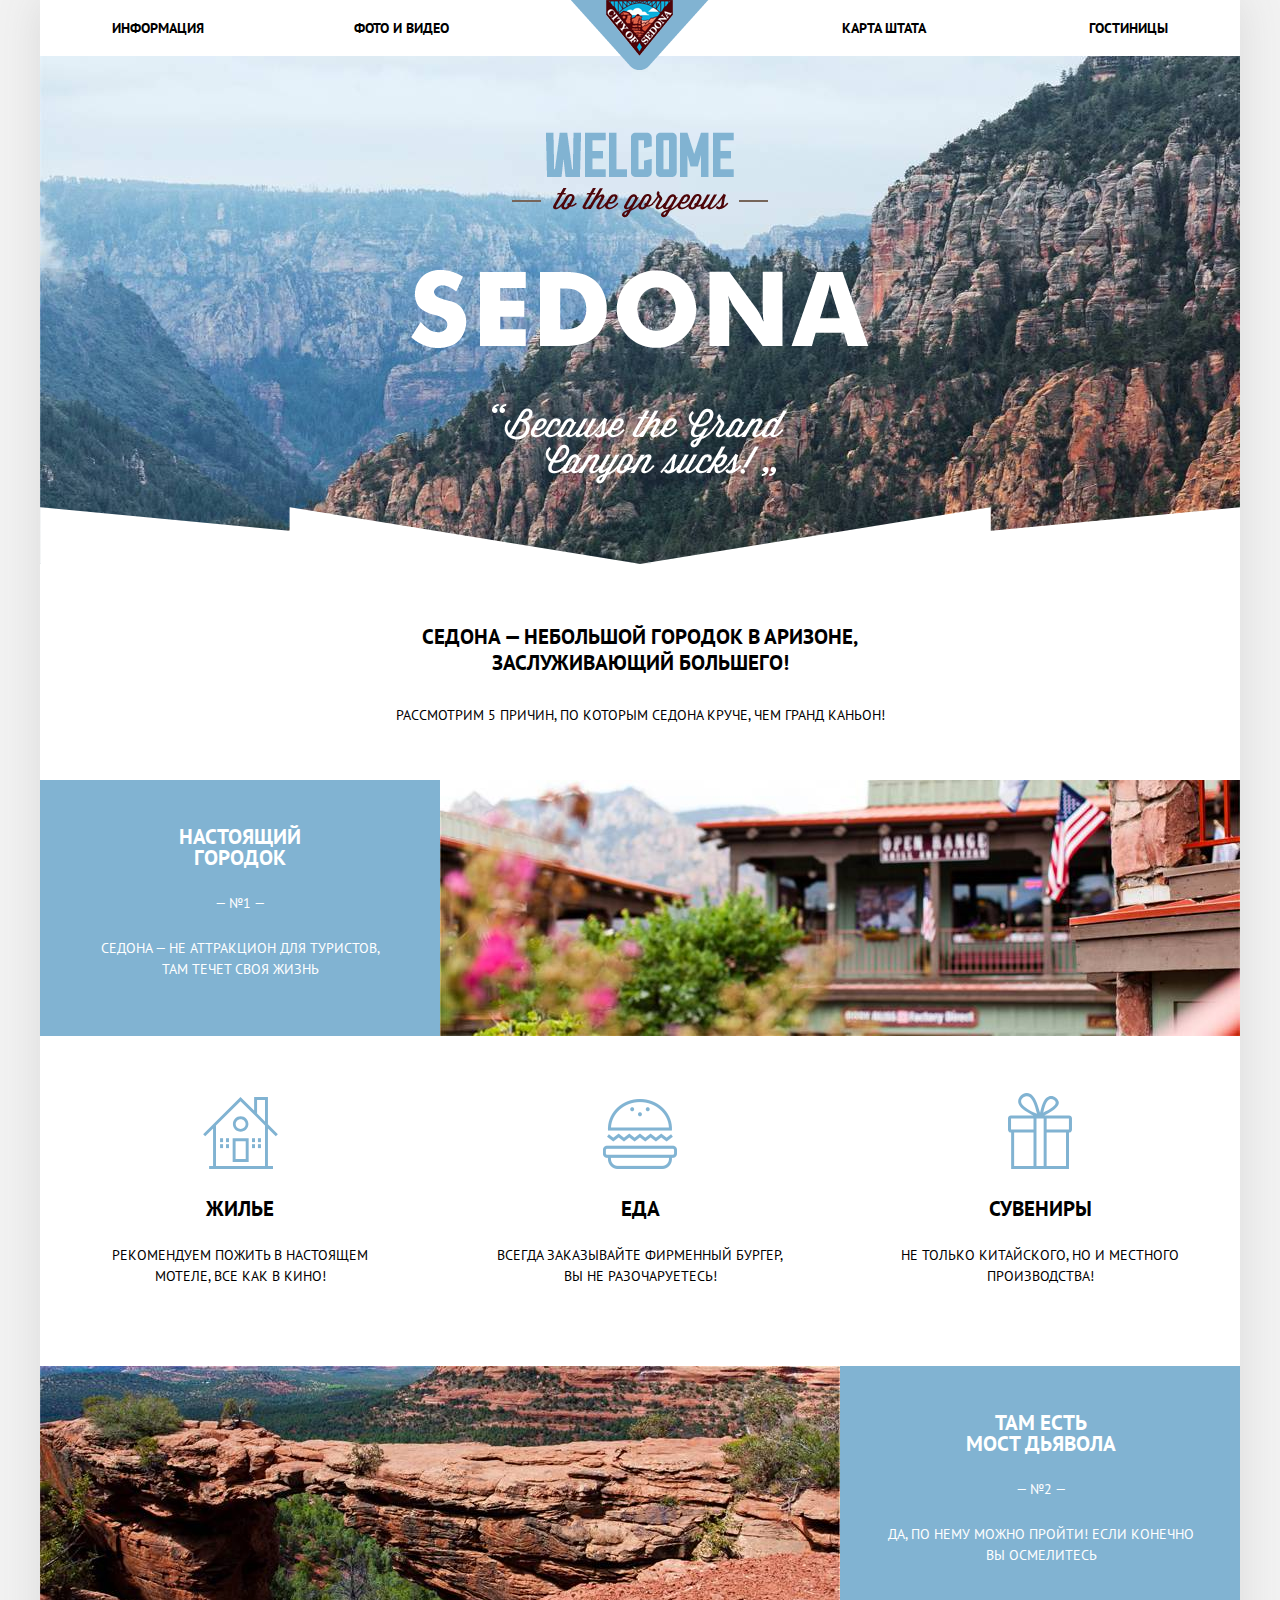
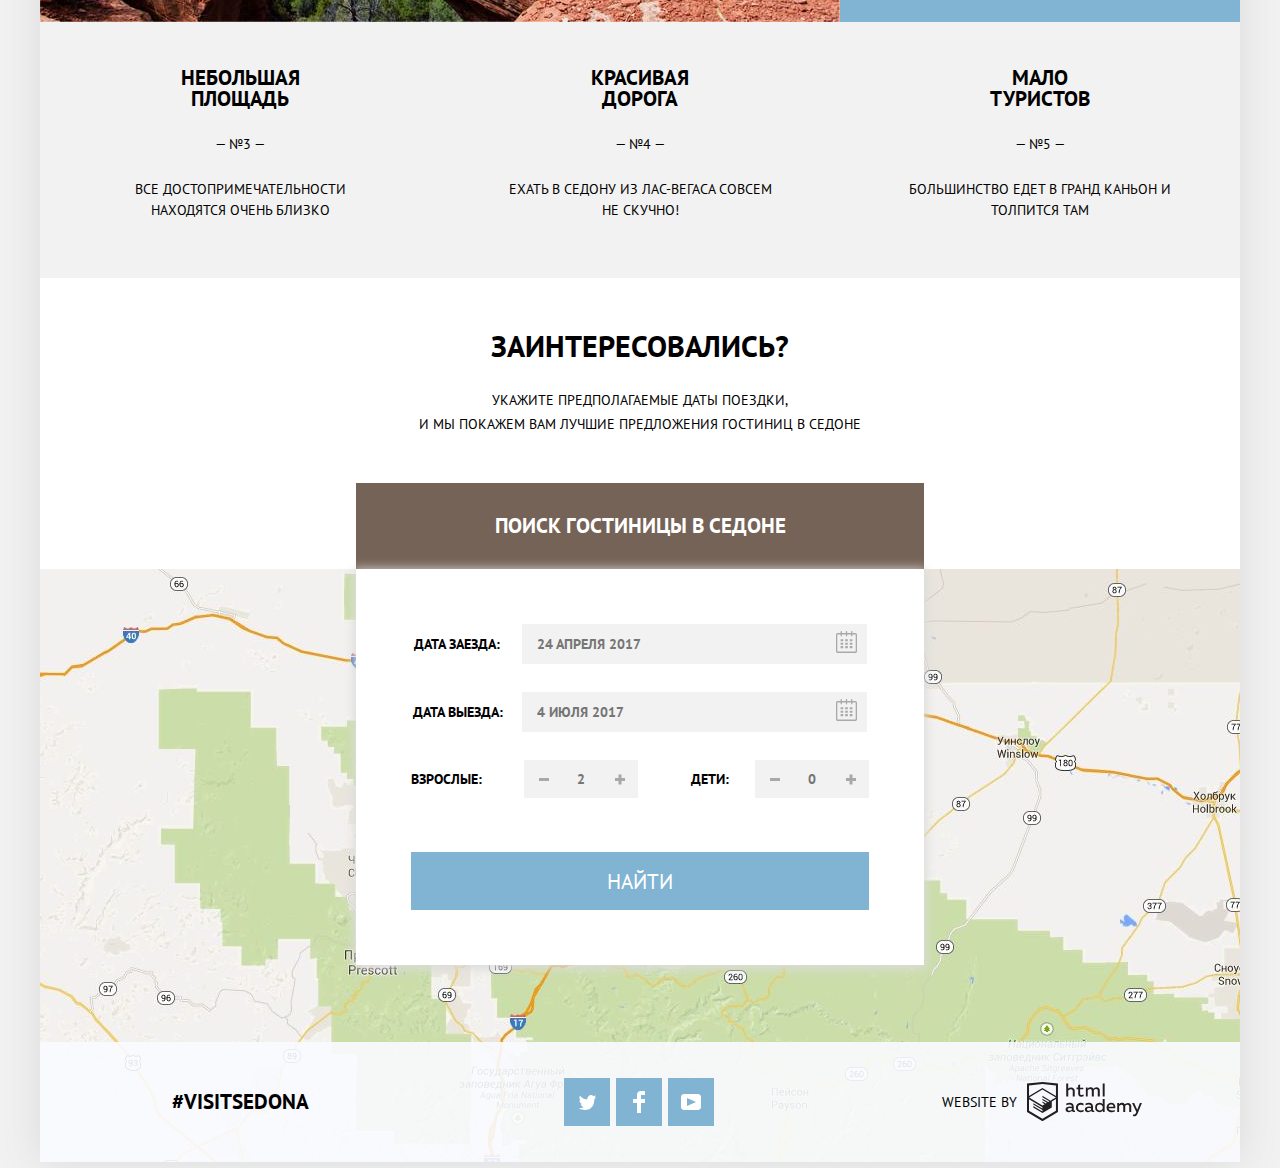
<file: index.html>
<!DOCTYPE html>
<html lang="ru">

<head>
  <meta charset="utf-8">
  <title>HTML Academy: Седона</title>
  <link href="https://fonts.googleapis.com/css?family=PT+Sans:400,700&amp;subset=cyrillic" rel="stylesheet">
  <link href="css/normalize.min.css" rel="stylesheet">
  <link href="css/style.min.css" rel="stylesheet">
</head>

<body>
  <div class="basic">
    <header class="main-header">
      <nav class="main-navigation">
        <a class="logo">
            <img src="img/logo.png" width="138" height="70" alt="Седона">
          </a>
        <ul class="site-navigation">
          <li><a href="#">ИНФОРМАЦИЯ</a></li>
          <li><a href="#">ФОТО И ВИДЕО</a></li>
          <li><a href="#">КАРТА ШТАТА</a></li>
          <li><a href="hotels.html">ГОСТИНИЦЫ</a></li>
        </ul>
      </nav>
    </header>

    <main class="conteiner">
      <div class="intro">
        <div class="intro-item">
          <img class="intro-item" src="img/sedona.png" width="458" height="352" alt="sedona">
        </div>
      </div>
      <section class="features">
        <div class="description">
          <h1>СЕДОНА — небольшой городок в АРИЗОНЕ, заслуживающий большего!</h1>
          <h2>Рассмотрим 5 причин, по которым Седона круче, чем гранд каньон!</h2>
        </div>

        <ul class="features-list">
          <li class="features-item-1">
            <div class="blue">
              <h3>НАСТОЯЩИЙ ГОРОДОК </h3>
              <span>— №1 —</span>
              <p class="one"> СЕДОНА — НЕ АТТРАКЦИОН ДЛЯ ТУРИСТОВ, ТАМ ТЕЧЕТ СВОЯ ЖИЗНЬ</p>
            </div>
            <div class="blue-img">
              <img src="img/features/city.jpg" width="800" height="256" alt="город Седона">
            </div>
          </li>
          <li class="features-item-2">
            <div class="icon">
              <svg version="1.1" id="Layer_1" xmlns="http://www.w3.org/2000/svg" xmlns:xlink="http://www.w3.org/1999/xlink" x="0px" y="0px" width="75px" height="72px" viewBox="0 0 75 72" enable-background="new 0 0 75 72" xml:space="preserve">
                 <g>
            	      <path fill="#81B3D2" d="M29.656,65.033h16V41.21h-16V65.033z M32.593,44.134h10.125V62.11H32.593V44.134z"/>
            	      <path fill="#81B3D2" d="M72.771,39.253l2.076-2.068l-9.908-9.865V0H51.127v13.567L37.5,0L0.152,37.185l2.077,2.068l7.832-7.795
            		      v37.618H6.124V72h63.875v-2.924h-5.059V31.458L72.771,39.253z M62.002,69.076H12.999V28.534L37.5,4.149l24.502,24.385V69.076z
            		      M62.002,24.394l-7.938-7.902V2.924h7.938V24.394z"/>
            	      <path fill="#81B3D2" d="M29.906,27.08c0,4.261,3.47,7.713,7.75,7.713c4.279,0,7.75-3.452,7.75-7.713
            		      c0-4.259-3.471-7.713-7.75-7.713C33.375,19.367,29.906,22.821,29.906,27.08z M37.656,22.135c2.744,0,4.969,2.214,4.969,4.945
            		      c0,2.732-2.225,4.948-4.969,4.948c-2.746,0-4.97-2.216-4.97-4.948C32.686,24.349,34.911,22.135,37.656,22.135z"/>
            	      <rect x="17.061" y="41.21" fill="#81B3D2" width="3" height="3.919"/>
            	      <rect x="22.999" y="41.21" fill="#81B3D2" width="3" height="3.919"/>
            	      <rect x="17.061" y="47.182" fill="#81B3D2" width="3" height="3.919"/>
            	      <rect x="22.999" y="47.182" fill="#81B3D2" width="3" height="3.919"/>
            	      <rect x="48.998" y="41.21" fill="#81B3D2" width="3" height="3.919"/>
            	      <rect x="54.936" y="41.21" fill="#81B3D2" width="3" height="3.919"/>
            	      <rect x="48.998" y="47.182" fill="#81B3D2" width="3" height="3.919"/>
            	      <rect x="54.936" y="47.182" fill="#81B3D2" width="3" height="3.919"/>
                 </g>
                </svg>
            </div>
            <h3>Жилье</h3>
            <p>Рекомендуем пожить в настоящем мотеле, все как в кино!</p>
          </li>
          <li class="features-item-2">
            <div class="icon">
              <svg xmlns="http://www.w3.org/2000/svg" xmlns:xlink="http://www.w3.org/1999/xlink" preserveAspectRatio="xMidYMid" width="74" height="70" viewBox="0 0 74 70">
                  <image xlink:href="[data-uri]" width="74" height="70"/>
                </svg>
            </div>
            <h3>ЕДА</h3>
            <p>Всегда заказывайте ФИРМЕННЫЙ БУРГЕР, Вы не разочаруетесь!</p>
          </li>
          <li class="features-item-2">
            <div class="icon">
              <svg version="1.1" id="Layer_2" xmlns="http://www.w3.org/2000/svg" xmlns:xlink="http://www.w3.org/1999/xlink" x="0px" y="0px" width="64px" height="76px" viewBox="0 0 64 76" enable-background="new 0 0 64 76" xml:space="preserve">
                 <path fill-rule="evenodd" clip-rule="evenodd" fill="#81B3D2" d="M61.097,22.501h-0.103H36.312
            	    C50.125,15.602,51.229,11.25,50.72,8.816c-1.162-3.963-5.692-7.023-10.002-5.407c-5.569,2.089-7.137,10.388-8.644,16.387
            	    C30.15,13.726,28.29,5.982,23.938,2.059c-1.261-1.138-3.095-2.264-5.763-2.028c-4.026,0.356-9.802,5.382-7.458,10.981
            	    c2.251,5.378,9.687,8.777,14.578,11.489H3.153H2.879C1.295,22.501,0,23.792,0,25.37v11.322c0,1.578,1.295,2.869,2.879,2.869h0.274
            	    v33.466v2.435V76h57.841v-0.539v-2.435V39.561h0.103c1.586,0,2.88-1.291,2.88-2.869V25.37
            	    C63.977,23.792,62.683,22.501,61.097,22.501z M42.413,5.944c2.103-0.31,4.982,1.299,5.255,3.209c0.393,2.756-3.4,5.255-5.086,6.421
            	    c-2.523,1.744-4.928,2.643-7.287,4.055C36.179,15.939,37.844,6.618,42.413,5.944z M19.531,15.912
            	    c-2.225-1.485-6.544-4.431-6.44-7.771c0.112-3.595,5.743-6.57,8.814-3.886c3.856,3.371,5.713,11.105,7.119,16.557
            	    C25.775,19.273,22.696,18.024,19.531,15.912z M25.503,73.026H6.136V39.561h19.368V73.026z M25.503,36.524H3.046V25.538h22.457
            	    V36.524z M35.66,36.524v3.037v33.466h-7.174V39.561v-3.037V25.538h7.174V36.524z M58.011,73.026H38.644V39.561h19.367V73.026z
            	    M60.931,36.524H38.644V25.538h22.287V36.524z"/>
                </svg>
            </div>
            <h3>СУВЕНИРЫ</h3>
            <p>Не только китайского, но и местного производства!</p>
          </li>
          <li class="features-item-1">
            <div class="blue-img">
              <img src="img/features/bridge-devil.jpg" width="800" height="256" alt="мост Дьявола">
            </div>
            <div class="blue">
              <h3>ТАМ ЕСТЬ<br>Мост дьявола</h3>
              <span>— №2 —</span>
              <p class="two">Да, по нему можно пройти! Если конечно вы осмелитесь</p>
            </div>
          </li>
          <li class="features-item">
            <h3>НЕБОЛЬШАЯ ПЛОЩАДЬ</h3>
            <span>— №3 —</span>
            <p>Все достопримечательности находятся очень близко</p>
          </li>
          <li class="features-item">
            <h3>КРАСИВАЯ ДОРОГА</h3>
            <span>— №4 —</span>
            <p>ЕХАТЬ В СЕДОНУ ИЗ ЛАС-ВЕГАСА совсем НЕ СКУЧНО!</p>
          </li>
          <li class="features-item">
            <h3>МАЛО ТУРИСТОВ</h3>
            <span>— №5 —</span>
            <p>Большинство едет в гранд каньон и толпится там</p>
          </li>
        </ul>
      </section>

      <section class="search">
        <div class="search-button">
          <h2 class="visually-hidden">Поиск гостиниц в Седоне</h2>
          <p class="interest">ЗАИНТЕРЕСОВАЛИСЬ?</p>
          <p class="search-data">Укажите предполагаемые даты поездки,<br> и мы покажем вам лучшие предложения гостиниц в седоне</p>
          <button class="button">ПОИСК ГОСТИНИЦЫ В седоне </button>
        </div>
        <div class="modal">
          <form action="https://echo.htmlacademy.ru" method="get">
            <div class="arrival">
              <label> Дата заезда:
                <input class="date" type="text" name="arrival" placeholder="24 Апреля 2017">
                <svg xmlns="http://www.w3.org/2000/svg" width="21" height="22" viewBox="0 0 21 22"><path d="M19.251 2.025h-2.845V.648c0-.381-.294-.689-.656-.689-.363 0-.656.308-.656.689v1.377h-3.938V.648c0-.381-.294-.689-.655-.689-.363 0-.657.308-.657.689v1.377H5.906V.648c0-.381-.294-.689-.656-.689-.363 0-.657.308-.657.689v1.377H1.75C.784 2.025 0 2.847 0 3.862v16.302C0 21.179.784 22 1.75 22h17.501c.966 0 1.749-.821 1.749-1.836V3.862c0-1.015-.783-1.837-1.749-1.837zm.437 18.139a.448.448 0 0 1-.437.459H1.75a.45.45 0 0 1-.438-.459V3.862a.45.45 0 0 1 .438-.459h2.844v1.378c0 .381.294.689.657.689.362 0 .656-.308.656-.689V3.403h3.938v1.378c0 .381.294.689.657.689.361 0 .655-.308.655-.689V3.403h3.938v1.378c0 .381.293.689.656.689.362 0 .656-.308.656-.689V3.403h2.845c.241 0 .437.206.437.459v16.302z"/><path d="M4.594 8.225h2.625v2.066H4.594zM4.594 11.668h2.625v2.067H4.594zM4.594 15.112h2.625v2.066H4.594zM9.188 15.112h2.625v2.066H9.188zM9.188 11.668h2.625v2.067H9.188zM9.188 8.225h2.625v2.066H9.188zM13.781 15.112h2.625v2.066h-2.625zM13.781 11.668h2.625v2.067h-2.625zM13.781 8.225h2.625v2.066h-2.625z"/>
                </svg>
              </label>
            </div>
            <div class="leave">
              <label> Дата Выезда:
                <input class="date" type="text" name="leave" placeholder="4 июля 2017">
                <svg xmlns="http://www.w3.org/2000/svg" width="21" height="22" viewBox="0 0 21 22"><path d="M19.251 2.025h-2.845V.648c0-.381-.294-.689-.656-.689-.363 0-.656.308-.656.689v1.377h-3.938V.648c0-.381-.294-.689-.655-.689-.363 0-.657.308-.657.689v1.377H5.906V.648c0-.381-.294-.689-.656-.689-.363 0-.657.308-.657.689v1.377H1.75C.784 2.025 0 2.847 0 3.862v16.302C0 21.179.784 22 1.75 22h17.501c.966 0 1.749-.821 1.749-1.836V3.862c0-1.015-.783-1.837-1.749-1.837zm.437 18.139a.448.448 0 0 1-.437.459H1.75a.45.45 0 0 1-.438-.459V3.862a.45.45 0 0 1 .438-.459h2.844v1.378c0 .381.294.689.657.689.362 0 .656-.308.656-.689V3.403h3.938v1.378c0 .381.294.689.657.689.361 0 .655-.308.655-.689V3.403h3.938v1.378c0 .381.293.689.656.689.362 0 .656-.308.656-.689V3.403h2.845c.241 0 .437.206.437.459v16.302z"/><path d="M4.594 8.225h2.625v2.066H4.594zM4.594 11.668h2.625v2.067H4.594zM4.594 15.112h2.625v2.066H4.594zM9.188 15.112h2.625v2.066H9.188zM9.188 11.668h2.625v2.067H9.188zM9.188 8.225h2.625v2.066H9.188zM13.781 15.112h2.625v2.066h-2.625zM13.781 11.668h2.625v2.067h-2.625zM13.781 8.225h2.625v2.066h-2.625z"/>
                </svg>
              </label>
            </div>
            <div class="count">
              <div class="count-adult">
                <label for="adult">Взрослые:</label>
                <button type="button" class="btn btn-minus">минус</button>
                <input class="output" id="adult" type="text" name="number" placeholder="2">
                <button type="button" class="btn btn-plus">плюс</button>
              </div>
              <div class="count-children">
                <label for="children">Дети:</label>
                <button type="button" class="btn btn-minus">минус</button>
                <input class="output" id="children" type="text" name="number" placeholder="0">
                <button type="button" class="btn btn-plus">плюс</button>
              </div>
            </div>
            <button class="modal-button" value="Найти" name="search">НАЙТИ</button>
          </form>
        </div>
        <div class="map">
          <iframe src="https://www.google.com/maps/embed?pb=!1m14!1m8!1m3!1d838524.4093401103!2d-112.16609817718545!3d34.818871934799816!3m2!1i1024!2i768!4f13.1!3m3!1m2!1s0x872da132f942b00d%3A0x5548c523fa6c8efd!2z0KHQtdC00L7QvdCwLCDQkNGA0LjQt9C-0L3QsCA4NjMzNiwg0KHQqNCQ!5e0!3m2!1sru!2sru!4v1512679099187"
            width="1200" height="593" allowfullscreen>
              </iframe>
        </div>
      </section>
    </main>

    <footer class="footer-opacity main-footer">
      <div class="footer-hashtag">
        #visitSEDONA
      </div>

      <div class="footer-social">
        <ul>
          <li><a class="social-button" href="#">
              <span class="visually-hidden">Twitter</span>
              <svg xmlns="http://www.w3.org/2000/svg" xmlns:xlink="http://www.w3.org/1999/xlink" width="17" height="15" viewBox="0 0 17 15"><path d="M10.95.144c1.685-.496 2.984.27 3.577 1.179.673-.231 1.331-.481 2.011-.708a2.345 2.345 0 0 1-.857 1.768c.685.17 1.304-.491 1.304-.491-.169 1-1.006 1.788-1.563 2.024-.231 6.75-3.175 11.217-10.077 11.082h-.446c-.41 0-4.164-.46-4.898-1.887 2.271.196 3.893-.422 4.693-1.177-.96-.3-2.679-.477-2.979-2.95.349.106.564.228 1.19.119C1.705 8.247.374 7.53.448 5.33c.285.328 1.067.536 1.34.472C1.085 5.561-.182 2.442.894.85c1.818 1.854 3.735 3.606 7.152 3.773C8.254 2.33 9.183.793 10.95.144z"/>
              </svg>
            </a></li>
          <li><a class="social-button" href="#">
              <span class="visually-hidden">facebook</span>
              <svg xmlns="http://www.w3.org/2000/svg" width="12" height="22" viewBox="0 0 12 22"><path  d="M12 4V0H8a4 4 0 0 0-4 4v4H0v4h4v10h4V12h4V8H8V4h4z"/>
              </svg>
            </a></li>
          <li><a class="social-button" href="#">
              <span class="visually-hidden">youtube</span>
                <svg xmlns="http://www.w3.org/2000/svg" xmlns:xlink="http://www.w3.org/1999/xlink" width="20" height="16" viewBox="0 0 20 16"><path d="M17 0H3C1.35 0 0 1.35 0 3v10c0 1.65 1.35 3 3 3h14c1.65 0 3-1.35 3-3V3c0-1.65-1.35-3-3-3zM6.027 11.998V4.002L15.014 8l-8.987 3.998z"/>
                </svg>
            </a></li>
        </ul>
      </div>

      <div class="footer-copyright">
        <p>website by
          <a class="logo-html" href="https://htmlacademy.ru/intensive/htmlcss">
            <span class="visually-hidden">Логотип HTMLAcademy</span>
            <svg id="Layer_6" data-name="Layer_6" xmlns="http://www.w3.org/2000/svg" viewBox="0 0 108.08 36.85"><title>logo htmlacademy</title><path d="M44.61,26.88a2,2,0,0,0,.55-0.1v1.33a3.25,3.25,0,0,1-1.18.21,1.67,1.67,0,0,1-1.67-1,4.84,4.84,0,0,1-3.14,1.08c-1.51,0-2.91-.83-2.91-2.55,0-2.13,2-2.79,3.71-2.79a11.08,11.08,0,0,1,2.17.25v-0.3c0-1-.76-1.77-2.19-1.77a7.42,7.42,0,0,0-3,.64v-1.7a10.21,10.21,0,0,1,3.19-.55c2.36,0,3.81,1.12,3.81,3.65v3a0.54,0.54,0,0,0,.49.59h0.17Zm-6.44-1.13A1.35,1.35,0,0,0,39.63,27h0.11a3.39,3.39,0,0,0,2.41-1V24.58a9.72,9.72,0,0,0-1.81-.21c-1,0-2.16.33-2.16,1.38h0Zm12.36-6.11a5,5,0,0,1,2.57.64V22a4.08,4.08,0,0,0-2.3-.7,2.75,2.75,0,1,0,0,5.49,5,5,0,0,0,2.43-.64v1.71a6.27,6.27,0,0,1-2.76.57A4.21,4.21,0,0,1,46,24.51q0-.21,0-0.41a4.32,4.32,0,0,1,4.18-4.46h0.38Zm12.17,7.24a2,2,0,0,0,.55-0.1v1.33a3.25,3.25,0,0,1-1.18.21,1.67,1.67,0,0,1-1.67-1,4.84,4.84,0,0,1-3.14,1.08c-1.51,0-2.91-.83-2.91-2.55,0-2.13,2-2.79,3.71-2.79a11.08,11.08,0,0,1,2.17.25v-0.3c0-1-.76-1.77-2.19-1.77a7.42,7.42,0,0,0-3,.64v-1.7a10.21,10.21,0,0,1,3.19-.55c2.36,0,3.81,1.12,3.81,3.65v3a0.54,0.54,0,0,0,.49.59h0.17Zm-6.44-1.13A1.35,1.35,0,0,0,57.73,27h0.11a3.39,3.39,0,0,0,2.41-1V24.58a9.72,9.72,0,0,0-1.81-.21c-1.06,0-2.16.33-2.16,1.38h0ZM73,16V28.2H71.35V26.88a3.88,3.88,0,0,1-3.19,1.54,4.4,4.4,0,0,1,0-8.78,3.81,3.81,0,0,1,3,1.3V16H73Zm-4.53,5.22a2.76,2.76,0,1,0,0,5.52A2.86,2.86,0,0,0,71.15,25V23A2.91,2.91,0,0,0,68.49,21.27ZM79,19.64c3.31,0,4.46,2.68,3.92,5.09H76.7c0.21,1.5,1.67,2.11,3.19,2.11a6.11,6.11,0,0,0,2.64-.59v1.6a7.14,7.14,0,0,1-3,.57C77,28.42,74.78,27,74.78,24a4.18,4.18,0,0,1,4-4.39H79Zm0.09,1.54a2.28,2.28,0,0,0-2.44,2.1v0.06H81.3A2,2,0,0,0,79.13,21.18Zm5.73,7V19.87h1.65v1a3.81,3.81,0,0,1,2.78-1.27A2.86,2.86,0,0,1,91.89,21a4.12,4.12,0,0,1,2.91-1.33A3.06,3.06,0,0,1,98,23V28.2h-1.9V23.05a1.59,1.59,0,0,0-1.42-1.75H94.42a2.8,2.8,0,0,0-2.07,1.12V28.2h-1.9V23.05A1.59,1.59,0,0,0,89,21.31H88.8a3,3,0,0,0-2.21,1.29v5.63H84.86Zm21.31-8.33h1.9l-3.91,9.46c-0.9,2.17-2.09,2.86-3.35,2.86a4.76,4.76,0,0,1-1.1-.14V30.46a2.86,2.86,0,0,0,.85.12c0.9,0,1.58-.64,2.07-1.9l0.17-.42-4-8.4h2l2.86,6.29ZM38.73,1.46V6.22a3.81,3.81,0,0,1,2.7-1.14,3.25,3.25,0,0,1,3.44,3.4v5.15H43V8.72a1.81,1.81,0,0,0-1.61-2h-0.3a2.93,2.93,0,0,0-2.32,1.39v5.52h-1.9V1.46h1.9ZM49.94,2.31v3h3V6.91h-3v3.81c0,1.1.5,1.46,1.58,1.46a4.49,4.49,0,0,0,1.69-.33v1.6A6.8,6.8,0,0,1,51,13.8a2.55,2.55,0,0,1-2.86-2.74V6.89H46.58V5.26h1.5V2.74Zm5.4,11.31V5.28H57v1A3.81,3.81,0,0,1,59.77,5a2.86,2.86,0,0,1,2.6,1.33A4.12,4.12,0,0,1,65.28,5,3.06,3.06,0,0,1,68.44,8.4v5.21h-1.9V8.46a1.59,1.59,0,0,0-1.42-1.75H64.89a2.8,2.8,0,0,0-2.07,1.12v5.78h-1.9V8.46A1.59,1.59,0,0,0,59.5,6.71H59.27A3,3,0,0,0,57.06,8v5.63H55.34ZM71.17,1.45H73V13.6H71.17V1.45ZM14.71,0H14.55L0,1.54V28.21l14.55,8.66,14.55-8.66V1.54Zm12.5,27.1L14.55,34.64,1.9,27.12V16.18l12.59,7.5V25L5.86,19.9v1.31l8.68,5.21v1.39L5.87,22.65V24l8.68,5.21,8.75-5.24V18.31L27.2,16V27.12Zm0-12.53-3.48,2-1.6,1L14.51,13v1.31L21,18.23H21l-0.14.09-1,.54-5.37-3.2V17l4.24,2.52-1,.67-3.2-1.9v1.31l2.1,1.24L14.5,22.1,2,14.65,14.51,7.11Zm0-1.32L14.49,5.76,1.91,13.25v-10L14.56,1.92,27.21,3.25v10h0Z" transform="translate(0 -0.02)"/>
            </svg>
            </a>
        </p>
      </div>
    </footer>
  </div>
  <script src="js/script.min.js"></script>
</body>

</html>
</file>
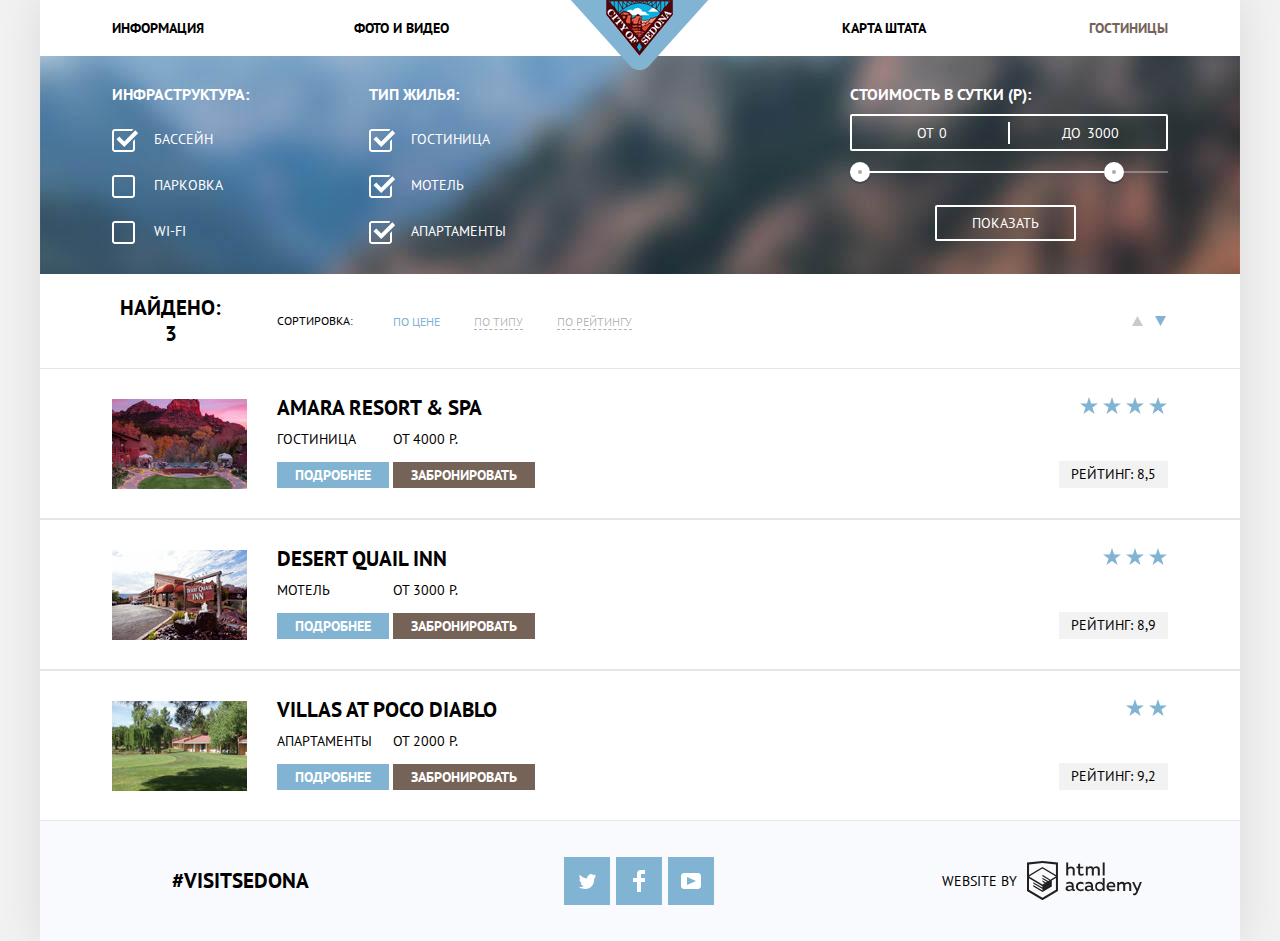
<file: hotels.html>
<!DOCTYPE html>
<html lang="ru">

<head>
  <meta charset="utf-8">
  <title>HTML Academy: Седона</title>
  <link href="https://fonts.googleapis.com/css?family=PT+Sans:400,700&amp;subset=cyrillic" rel="stylesheet">
  <link href="css/normalize.min.css" rel="stylesheet">
  <link href="css/style.min.css" rel="stylesheet">
</head>

<body>
  <div class="basic">
    <header class="main-header">
      <nav class="main-navigation">
        <a href="index.html" class="logo">
            <img src="img/logo.png" width="138" height="70" alt="Седона">
          </a>
        <ul class="site-navigation">
          <li><a href="#">ИНФОРМАЦИЯ</a></li>
          <li><a href="#">ФОТО И ВИДЕО</a></li>
          <li><a href="#">КАРТА ШТАТА</a></li>
          <li><a class="active" href="hotels.html">ГОСТИНИЦЫ</a></li>
        </ul>
      </nav>
    </header>
    <main class="conteine">
      <h1 class="visually-hidden">Отели Седоны</h1>

      <section class="filters">
        <h2 class="visually-hidden">Фильтр отелей</h2>
        <form class="filters-box" action="https://echo.htmlacademy.ru" method="get">
          <div class="filters-item">
            <h3>ИНФРАСТРУКТУРА:</h3>
            <ul>
              <li>
                <input type="checkbox" class="checkbox" id="pool" checked>
                <label for="pool">БАССЕЙН</label>
              </li>
              <li>
                <input type="checkbox" class="checkbox" id="parking">
                <label for="parking">ПАРКОВКА</label>
              </li>
              <li>
                <input type="checkbox" class="checkbox" id="wifi">
                <label for="wifi">Wi-Fi</label>
              </li>
            </ul>
          </div>
          <div class="filters-item">
            <h3>Тип жилья:</h3>
            <ul>
              <li>
                <input type="checkbox" class="checkbox" checked id="hotel">
                <label for="hotel">Гостиница</label>
              </li>
              <li>
                <input type="checkbox" class="checkbox" checked id="motel">
                <label for="motel">МОТЕЛЬ</label>
              </li>
              <li>
                <input type="checkbox" class="checkbox" checked id="apart">
                <label for="apart">АПАРТАМЕНТЫ</label>
              </li>
            </ul>
          </div>
          <div class="filter-range">
            <div class="filter-range-title">Стоимость в сутки (Р):</div>
            <div class="price-controls">
              <label class="min-price">от <input type="text" name="min-price" value="0"></label>
              <label class="max-price">до <input type="text" name="max-price" value="3000"></label>
            </div>
            <div class="range-controls">
              <div class="scale">
                <div class="bar"></div>
              </div>
              <div class="range-toggle range-toggle-min"></div>
              <div class="range-toggle range-toggle-max"></div>
            </div>
            <button class="btn-transparent" type="submit">Показать</button>
          </div>
        </form>
      </section>
      <div class="sort">
        <p class="number">Найдено: 3</p>
        <span class="sort-type">СОРТИРОВКА:</span>
        <ul>
          <li><a class="sort-active option" href="#">ПО ЦЕНЕ</a></li>
          <li><a class="option" href="#">ПО ТИПУ</a></li>
          <li><a class="option" href="#">ПО РЕЙТИНГУ</a></li>
        </ul>
        <a href="#" class="up">по возрастанию<svg xmlns="http://www.w3.org/2000/svg" width="11" height="10" viewBox="0 0 11 10"><path d="M5.5 0L0 10h11z"/></svg></a>
        <a href="#" class="down">по убыванию<svg xmlns="http://www.w3.org/2000/svg" width="11" height="10" viewBox="0 0 11 10"><path d="M5.5 10L0 0h11"/></svg></a>
      </div>

      <div class="hotels">
        <div class="itempicture">
          <img src="img/hotels/amara_resort_spa.jpg" width="135" height="90" alt="Amara Resort & Spa">
        </div>
        <div class="hotel">
          <h3>Amara Resort & Spa</h3>
          <div class="readmore">
            Гостиница
          </div>
          <div class="booking">
            ОТ 4000 Р.
          </div>
          <div class="readmore">
            <a class="readmore-button" href="#">ПОДРОБНЕЕ</a>
          </div>
          <div class="booking">
            <a class="booking-button" href="#">ЗАБРОНИРОВАТЬ</a>
          </div>
        </div>
        <div class="rating">
          <div class="star">
            <span class="starfull">Звезда
              <svg version="1.1" id="star_1" xmlns="http://www.w3.org/2000/svg" xmlns:xlink="http://www.w3.org/1999/xlink" x="0px" y="0px"
                 width="18px" height="17px" viewBox="0 0 18 17" enable-background="new 0 0 18 17" xml:space="preserve">
              <polygon fill="#81B3D2" points="9.002,0 11.128,6.494 18.005,6.494 12.441,10.506 14.566,17 9.002,12.987 3.438,17 5.564,10.506
                0,6.494 6.878,6.494 "/>
              </svg>
            </span>
            <span class="starfull">Звезда
              <svg version="1.1" id="star_2" xmlns="http://www.w3.org/2000/svg" xmlns:xlink="http://www.w3.org/1999/xlink" x="0px" y="0px"
              	 width="18px" height="17px" viewBox="0 0 18 17" enable-background="new 0 0 18 17" xml:space="preserve">
              <polygon fill="#81B3D2" points="9.002,0 11.128,6.494 18.005,6.494 12.441,10.506 14.566,17 9.002,12.987 3.438,17 5.564,10.506
              	0,6.494 6.878,6.494 "/>
              </svg>
            </span>
            <span class="starfull">Звезда
              <svg version="1.1" id="star_3" xmlns="http://www.w3.org/2000/svg" xmlns:xlink="http://www.w3.org/1999/xlink" x="0px" y="0px"
              	 width="18px" height="17px" viewBox="0 0 18 17" enable-background="new 0 0 18 17" xml:space="preserve">
              <polygon fill="#81B3D2" points="9.002,0 11.128,6.494 18.005,6.494 12.441,10.506 14.566,17 9.002,12.987 3.438,17 5.564,10.506
              	0,6.494 6.878,6.494 "/>
              </svg>
            </span>
            <span class="starfull">Звезда
              <svg version="1.1" id="star_4" xmlns="http://www.w3.org/2000/svg" xmlns:xlink="http://www.w3.org/1999/xlink" x="0px" y="0px"
              	 width="18px" height="17px" viewBox="0 0 18 17" enable-background="new 0 0 18 17" xml:space="preserve">
              <polygon fill="#81B3D2" points="9.002,0 11.128,6.494 18.005,6.494 12.441,10.506 14.566,17 9.002,12.987 3.438,17 5.564,10.506
              	0,6.494 6.878,6.494 "/>
              </svg>
            </span>
          </div>
          <p>Рейтинг: 8,5</p>
        </div>
      </div>

      <div class="hotels">
        <div class="itempicture">
          <img src="img/hotels/desert_quail_inn.jpg" width="135" height="90" alt="Desert Quail Inn">
        </div>
        <div class="hotel">
          <h3>Desert Quail Inn</h3>
          <div class="readmore">
            Мотель
          </div>
          <div class="booking">
            ОТ 3000 Р.
          </div>
          <div class="readmore">
            <a class="readmore-button" href="#">ПОДРОБНЕЕ</a>
          </div>
          <div class="booking">
            <a class="booking-button" href="#">ЗАБРОНИРОВАТЬ</a>
          </div>
        </div>
        <div class="rating">
          <div class="star">
            <span class="starfull">Звезда
              <svg version="1.1" id="star_5" xmlns="http://www.w3.org/2000/svg" xmlns:xlink="http://www.w3.org/1999/xlink" x="0px" y="0px"
              	 width="18px" height="17px" viewBox="0 0 18 17" enable-background="new 0 0 18 17" xml:space="preserve">
              <polygon fill="#81B3D2" points="9.002,0 11.128,6.494 18.005,6.494 12.441,10.506 14.566,17 9.002,12.987 3.438,17 5.564,10.506
              	0,6.494 6.878,6.494 "/>
              </svg>
            </span>
            <span class="starfull">Звезда
              <svg version="1.1" id="star_6" xmlns="http://www.w3.org/2000/svg" xmlns:xlink="http://www.w3.org/1999/xlink" x="0px" y="0px"
              	 width="18px" height="17px" viewBox="0 0 18 17" enable-background="new 0 0 18 17" xml:space="preserve">
              <polygon fill="#81B3D2" points="9.002,0 11.128,6.494 18.005,6.494 12.441,10.506 14.566,17 9.002,12.987 3.438,17 5.564,10.506
              	0,6.494 6.878,6.494 "/>
              </svg>
            </span>
            <span class="starfull">Звезда
              <svg version="1.1" id="star_7" xmlns="http://www.w3.org/2000/svg" xmlns:xlink="http://www.w3.org/1999/xlink" x="0px" y="0px"
              	 width="18px" height="17px" viewBox="0 0 18 17" enable-background="new 0 0 18 17" xml:space="preserve">
              <polygon fill="#81B3D2" points="9.002,0 11.128,6.494 18.005,6.494 12.441,10.506 14.566,17 9.002,12.987 3.438,17 5.564,10.506
              	0,6.494 6.878,6.494 "/>
              </svg>
            </span>
          </div>
          <p>Рейтинг: 8,9</p>
        </div>
      </div>

      <div class="hotels">
        <div class="itempicture">
          <img src="img/hotels/villas_at_poco_diablo.jpg" width="135" height="90" alt="Villas at Poco Diablo">
        </div>
        <div class="hotel">
          <h3>Villas at Poco Diablo</h3>
          <div class="readmore">
            Апартаменты
          </div>
          <div class="booking">
            ОТ 2000 Р.
          </div>
          <div class="readmore">
            <a class="readmore-button" href="#">ПОДРОБНЕЕ</a>
          </div>
          <div class="booking">
            <a class="booking-button" href="#">ЗАБРОНИРОВАТЬ</a>
          </div>
        </div>
        <div class="rating">
          <div class="star">
            <span class="starfull"> Звезда
              <svg version="1.1" id="star_8" xmlns="http://www.w3.org/2000/svg" xmlns:xlink="http://www.w3.org/1999/xlink" x="0px" y="0px"
              	 width="18px" height="17px" viewBox="0 0 18 17" enable-background="new 0 0 18 17" xml:space="preserve">
              <polygon fill="#81B3D2" points="9.002,0 11.128,6.494 18.005,6.494 12.441,10.506 14.566,17 9.002,12.987 3.438,17 5.564,10.506
              	0,6.494 6.878,6.494 "/>
              </svg>
            </span>
            <span class="starfull"> Звезда
              <svg version="1.1" id="star_9" xmlns="http://www.w3.org/2000/svg" xmlns:xlink="http://www.w3.org/1999/xlink" x="0px" y="0px"
              	 width="18px" height="17px" viewBox="0 0 18 17" enable-background="new 0 0 18 17" xml:space="preserve">
              <polygon fill="#81B3D2" points="9.002,0 11.128,6.494 18.005,6.494 12.441,10.506 14.566,17 9.002,12.987 3.438,17 5.564,10.506
              	0,6.494 6.878,6.494 "/>
              </svg>
            </span>
          </div>
          <p>Рейтинг: 9,2</p>
        </div>
      </div>
    </main>

    <footer class="main-footer">
      <div class="footer-hashtag">
        #visitSEDONA
      </div>

      <div class="footer-social">
        <ul>
          <li><a class="social-button" href="#">
            <span class="visually-hidden">Twitter</span>
            <svg xmlns="http://www.w3.org/2000/svg" xmlns:xlink="http://www.w3.org/1999/xlink" width="17" height="15" viewBox="0 0 17 15"><path d="M10.95.144c1.685-.496 2.984.27 3.577 1.179.673-.231 1.331-.481 2.011-.708a2.345 2.345 0 0 1-.857 1.768c.685.17 1.304-.491 1.304-.491-.169 1-1.006 1.788-1.563 2.024-.231 6.75-3.175 11.217-10.077 11.082h-.446c-.41 0-4.164-.46-4.898-1.887 2.271.196 3.893-.422 4.693-1.177-.96-.3-2.679-.477-2.979-2.95.349.106.564.228 1.19.119C1.705 8.247.374 7.53.448 5.33c.285.328 1.067.536 1.34.472C1.085 5.561-.182 2.442.894.85c1.818 1.854 3.735 3.606 7.152 3.773C8.254 2.33 9.183.793 10.95.144z"/>
            </svg>
          </a></li>
          <li><a class="social-button" href="#">
            <span class="visually-hidden">facebook</span>
            <svg xmlns="http://www.w3.org/2000/svg" width="12" height="22" viewBox="0 0 12 22"><path  d="M12 4V0H8a4 4 0 0 0-4 4v4H0v4h4v10h4V12h4V8H8V4h4z"/>
            </svg>
          </a></li>
          <li><a class="social-button" href="#">
            <span class="visually-hidden">youtube</span>
              <svg xmlns="http://www.w3.org/2000/svg" xmlns:xlink="http://www.w3.org/1999/xlink" width="20" height="16" viewBox="0 0 20 16"><path d="M17 0H3C1.35 0 0 1.35 0 3v10c0 1.65 1.35 3 3 3h14c1.65 0 3-1.35 3-3V3c0-1.65-1.35-3-3-3zM6.027 11.998V4.002L15.014 8l-8.987 3.998z"/>
              </svg>
          </a></li>
        </ul>
      </div>

      <div class="footer-copyright">
        <p>website by
          <a class="logo-html" href="https://htmlacademy.ru/intensive/htmlcss">
          <span class="visually-hidden">Логотип HTMLAcademy</span>
          <svg id="Layer_6" data-name="Layer_6" xmlns="http://www.w3.org/2000/svg" viewBox="0 0 108.08 36.85"><title>logo htmlacademy</title><path d="M44.61,26.88a2,2,0,0,0,.55-0.1v1.33a3.25,3.25,0,0,1-1.18.21,1.67,1.67,0,0,1-1.67-1,4.84,4.84,0,0,1-3.14,1.08c-1.51,0-2.91-.83-2.91-2.55,0-2.13,2-2.79,3.71-2.79a11.08,11.08,0,0,1,2.17.25v-0.3c0-1-.76-1.77-2.19-1.77a7.42,7.42,0,0,0-3,.64v-1.7a10.21,10.21,0,0,1,3.19-.55c2.36,0,3.81,1.12,3.81,3.65v3a0.54,0.54,0,0,0,.49.59h0.17Zm-6.44-1.13A1.35,1.35,0,0,0,39.63,27h0.11a3.39,3.39,0,0,0,2.41-1V24.58a9.72,9.72,0,0,0-1.81-.21c-1,0-2.16.33-2.16,1.38h0Zm12.36-6.11a5,5,0,0,1,2.57.64V22a4.08,4.08,0,0,0-2.3-.7,2.75,2.75,0,1,0,0,5.49,5,5,0,0,0,2.43-.64v1.71a6.27,6.27,0,0,1-2.76.57A4.21,4.21,0,0,1,46,24.51q0-.21,0-0.41a4.32,4.32,0,0,1,4.18-4.46h0.38Zm12.17,7.24a2,2,0,0,0,.55-0.1v1.33a3.25,3.25,0,0,1-1.18.21,1.67,1.67,0,0,1-1.67-1,4.84,4.84,0,0,1-3.14,1.08c-1.51,0-2.91-.83-2.91-2.55,0-2.13,2-2.79,3.71-2.79a11.08,11.08,0,0,1,2.17.25v-0.3c0-1-.76-1.77-2.19-1.77a7.42,7.42,0,0,0-3,.64v-1.7a10.21,10.21,0,0,1,3.19-.55c2.36,0,3.81,1.12,3.81,3.65v3a0.54,0.54,0,0,0,.49.59h0.17Zm-6.44-1.13A1.35,1.35,0,0,0,57.73,27h0.11a3.39,3.39,0,0,0,2.41-1V24.58a9.72,9.72,0,0,0-1.81-.21c-1.06,0-2.16.33-2.16,1.38h0ZM73,16V28.2H71.35V26.88a3.88,3.88,0,0,1-3.19,1.54,4.4,4.4,0,0,1,0-8.78,3.81,3.81,0,0,1,3,1.3V16H73Zm-4.53,5.22a2.76,2.76,0,1,0,0,5.52A2.86,2.86,0,0,0,71.15,25V23A2.91,2.91,0,0,0,68.49,21.27ZM79,19.64c3.31,0,4.46,2.68,3.92,5.09H76.7c0.21,1.5,1.67,2.11,3.19,2.11a6.11,6.11,0,0,0,2.64-.59v1.6a7.14,7.14,0,0,1-3,.57C77,28.42,74.78,27,74.78,24a4.18,4.18,0,0,1,4-4.39H79Zm0.09,1.54a2.28,2.28,0,0,0-2.44,2.1v0.06H81.3A2,2,0,0,0,79.13,21.18Zm5.73,7V19.87h1.65v1a3.81,3.81,0,0,1,2.78-1.27A2.86,2.86,0,0,1,91.89,21a4.12,4.12,0,0,1,2.91-1.33A3.06,3.06,0,0,1,98,23V28.2h-1.9V23.05a1.59,1.59,0,0,0-1.42-1.75H94.42a2.8,2.8,0,0,0-2.07,1.12V28.2h-1.9V23.05A1.59,1.59,0,0,0,89,21.31H88.8a3,3,0,0,0-2.21,1.29v5.63H84.86Zm21.31-8.33h1.9l-3.91,9.46c-0.9,2.17-2.09,2.86-3.35,2.86a4.76,4.76,0,0,1-1.1-.14V30.46a2.86,2.86,0,0,0,.85.12c0.9,0,1.58-.64,2.07-1.9l0.17-.42-4-8.4h2l2.86,6.29ZM38.73,1.46V6.22a3.81,3.81,0,0,1,2.7-1.14,3.25,3.25,0,0,1,3.44,3.4v5.15H43V8.72a1.81,1.81,0,0,0-1.61-2h-0.3a2.93,2.93,0,0,0-2.32,1.39v5.52h-1.9V1.46h1.9ZM49.94,2.31v3h3V6.91h-3v3.81c0,1.1.5,1.46,1.58,1.46a4.49,4.49,0,0,0,1.69-.33v1.6A6.8,6.8,0,0,1,51,13.8a2.55,2.55,0,0,1-2.86-2.74V6.89H46.58V5.26h1.5V2.74Zm5.4,11.31V5.28H57v1A3.81,3.81,0,0,1,59.77,5a2.86,2.86,0,0,1,2.6,1.33A4.12,4.12,0,0,1,65.28,5,3.06,3.06,0,0,1,68.44,8.4v5.21h-1.9V8.46a1.59,1.59,0,0,0-1.42-1.75H64.89a2.8,2.8,0,0,0-2.07,1.12v5.78h-1.9V8.46A1.59,1.59,0,0,0,59.5,6.71H59.27A3,3,0,0,0,57.06,8v5.63H55.34ZM71.17,1.45H73V13.6H71.17V1.45ZM14.71,0H14.55L0,1.54V28.21l14.55,8.66,14.55-8.66V1.54Zm12.5,27.1L14.55,34.64,1.9,27.12V16.18l12.59,7.5V25L5.86,19.9v1.31l8.68,5.21v1.39L5.87,22.65V24l8.68,5.21,8.75-5.24V18.31L27.2,16V27.12Zm0-12.53-3.48,2-1.6,1L14.51,13v1.31L21,18.23H21l-0.14.09-1,.54-5.37-3.2V17l4.24,2.52-1,.67-3.2-1.9v1.31l2.1,1.24L14.5,22.1,2,14.65,14.51,7.11Zm0-1.32L14.49,5.76,1.91,13.25v-10L14.56,1.92,27.21,3.25v10h0Z" transform="translate(0 -0.02)"/>
          </svg>
          </a>
        </p>
      </div>
    </footer>
  </div>
</body>

</html>
</file>
<file: css/style.min.css>
@-webkit-keyframes bounce{0%{-webkit-transform:translateX(-5000px);transform:translateX(-5000px)}60%{-webkit-transform:translateX(500px);transform:translateX(500px)}90%{-webkit-transform:translateX(-500px);transform:translateX(-500px)}to{-webkit-transform:translateX(0);transform:translateX(0)}}@keyframes bounce{0%{-webkit-transform:translateX(-5000px);transform:translateX(-5000px)}60%{-webkit-transform:translateX(500px);transform:translateX(500px)}90%{-webkit-transform:translateX(-500px);transform:translateX(-500px)}to{-webkit-transform:translateX(0);transform:translateX(0)}}body{margin:0;padding:0;font-family:"PT Sans",Arial,sans-serif;font-size:14px;line-height:21px;font-weight:400;text-transform:uppercase;text-align:center;vertical-align:middle;color:#000;background-color:#f2f2f2}h1,h2,h3,h4,h5,h6{max-width:100%}a{text-decoration:none}.visually-hidden:not(:focus):not(:active),input[type=checkbox].visually-hidden,input[type=radio].visually-hidden{position:absolute;width:1px;height:1px;margin:-1px;border:0;padding:0;white-space:nowrap;-webkit-clip-path:inset(100%);clip-path:inset(100%);clip:rect(0 0 0 0);overflow:hidden}.basic{padding:0;margin:0 auto;width:1200px;-webkit-box-shadow:0 0 40px 2px #dbdbdb;box-shadow:0 0 40px 2px #dbdbdb;vertical-align:middle;position:relative}.main-navigation,.site-navigation{display:-webkit-box;display:-ms-flexbox;display:flex;margin:0;background-color:#fff}.main-navigation{padding-left:72px;padding-right:72px;font-size:14px;line-height:26px;font-weight:700;color:#000;-webkit-box-orient:vertical;-webkit-box-direction:reverse;-ms-flex-direction:column-reverse;flex-direction:column-reverse}.site-navigation{-webkit-box-pack:justify;-ms-flex-pack:justify;justify-content:space-between;-webkit-box-align:center;-ms-flex-align:center;align-items:center;width:1056px;min-height:56px;padding:0;list-style:none}.site-navigation li{width:211px}.site-navigation li:first-of-type{display:-webkit-box;display:-ms-flexbox;display:flex;-webkit-box-pack:start;-ms-flex-pack:start;justify-content:flex-start}.site-navigation li:last-of-type{display:-webkit-box;display:-ms-flexbox;display:flex;-webkit-box-pack:end;-ms-flex-pack:end;justify-content:flex-end}.site-navigation li:nth-of-type(2){margin-right:60px;display:-webkit-box;display:-ms-flexbox;display:flex;-webkit-box-pack:start;-ms-flex-pack:start;justify-content:flex-start}.site-navigation li:nth-of-type(3){margin-left:60px;display:-webkit-box;display:-ms-flexbox;display:flex;-webkit-box-pack:end;-ms-flex-pack:end;justify-content:flex-end}.site-navigation a{color:#000}.hotels h3:focus,.hotels h3:hover,.site-navigation a:focus,.site-navigation a:hover{color:#81b3d2}.hotels h3:active,.site-navigation a:active{color:rgba(0,0,0,.3)}.navigation-active a,.site-navigation .active{color:#766357}.logo{position:absolute;-webkit-transform:translateX(-50%);-ms-transform:translateX(-50%);transform:translateX(-50%);top:0;left:50%;z-index:3}.description,.features-list{margin:0;display:-webkit-box;display:-ms-flexbox;display:flex}.description{width:1200px;min-height:216px;background-color:#fff;-webkit-box-orient:vertical;-webkit-box-direction:normal;-ms-flex-direction:column;flex-direction:column;-webkit-box-align:center;-ms-flex-align:center;align-items:center;-webkit-box-pack:start;-ms-flex-pack:start;justify-content:flex-start}.description h1{margin-left:370px;margin-right:370px;margin-top:60px;width:450px;font-size:21px;line-height:26px;font-weight:700}.description h2{margin-top:12px;font:inherit;font-size:14px;line-height:26px;font-weight:400}.features-list{padding:0;list-style:none;-ms-flex-wrap:wrap;flex-wrap:wrap;-webkit-box-flex:0;-ms-flex-positive:0;flex-grow:0}.features-item h3,.features-item-1 h3,.features-item-2 h3{font-size:21px;line-height:21px;font-weight:700}.features-item-1,.features-item-1 .blue{min-height:256px;-webkit-box-pack:center;-ms-flex-pack:center;justify-content:center}.features-item-1{margin-left:0;display:-webkit-box;display:-ms-flexbox;display:flex;padding:0;width:1200px}.features-item-1 .blue,.features-item-1 .blue-img{margin:0;display:-webkit-box;display:-ms-flexbox;display:flex;-webkit-box-align:center;-ms-flex-align:center;align-items:center}.features-item-1 .blue{background-color:#81b3d2;color:#fff;-webkit-box-orient:vertical;-webkit-box-direction:normal;-ms-flex-direction:column;flex-direction:column;-ms-flex-wrap:wrap;flex-wrap:wrap;-webkit-box-sizing:border-box;box-sizing:border-box;padding:0 46px;width:400px}.features-item-1 .blue-img{padding:0;height:256px;width:800px}.blue h3{display:block;width:160px;margin-bottom:25px}.blue .one{padding-bottom:17px;font-size:14px;line-height:21px;font-weight:400;width:280px}.blue .one,.blue .two,.features-item-2{padding-top:10px;display:-webkit-box;display:-ms-flexbox;display:flex}.blue .two{font-size:14px;line-height:21px;width:310px;padding-bottom:17px}.features-item-2{margin:0;padding-bottom:10px;width:400px;min-height:330px;background-color:#fff;-webkit-box-orient:vertical;-webkit-box-direction:normal;-ms-flex-direction:column;flex-direction:column;-webkit-box-align:center;-ms-flex-align:center;align-items:center;-webkit-box-sizing:border-box;box-sizing:border-box}.features-item,.features-item-2,.features-item-2 h3{-webkit-box-pack:center;-ms-flex-pack:center;justify-content:center}.features-item-2 h3,.features-item-2 p{padding-top:8px;display:block;text-align:center;width:290px}.features-item-2 p{margin:0;padding-bottom:35px;padding-top:5px}.features-item-2 .icon{padding-top:15px;width:76px;height:74px;-webkit-box-align:end;-ms-flex-align:end;align-items:flex-end;-ms-flex-pack:distribute;justify-content:space-around}.features-item{margin:0;padding:0;width:400px;min-height:256px;-webkit-box-orient:vertical;-webkit-box-direction:normal;-ms-flex-direction:column;flex-direction:column;-webkit-box-align:center;-ms-flex-align:center;align-items:center}.features-item h3{margin-bottom:25px;display:block;width:130px}.features-item p{display:block;width:280px;padding-top:10px;padding-bottom:20px}.features-item span{max-width:100px;margin-left:20px;margin-right:20px}.features-item,.features-item-2 .icon,.intro,.intro .intro-item,.search-button{display:-webkit-box;display:-ms-flexbox;display:flex}.intro{margin:0;padding:0;border-color:#4176a1;background:url(../img/background_photo.jpg) no-repeat center;background-position:center -56px;width:1200px;height:508px;-ms-flex-line-pack:center;align-content:center;-webkit-box-pack:center;-ms-flex-pack:center;justify-content:center;position:relative}.intro::after{content:"";display:block;position:absolute;bottom:0;left:0;right:0;width:1200px;height:57px;background:url(../img/kant.png) no-repeat top center}.intro .intro-item,.search-button{-webkit-box-align:center;-ms-flex-align:center;align-items:center}.intro .intro-item{margin-bottom:2px;-webkit-box-pack:center;-ms-flex-pack:center;justify-content:center}.search,.search-button{margin:0;padding:0;width:1200px}.search-button{background-color:#fff;text-align:center;-webkit-box-orient:vertical;-webkit-box-direction:normal;-ms-flex-direction:column;flex-direction:column;-webkit-box-pack:start;-ms-flex-pack:start;justify-content:flex-start;min-height:291px;position:relative}.interest{font-size:30px;line-height:36px;font-weight:700;padding:0;margin-bottom:10px;margin-top:50px}.search-data{font-size:14px;line-height:24px;font-weight:400}.button{margin:0;padding:0;position:absolute;bottom:0;-webkit-transform:translateX(-50%);-ms-transform:translateX(-50%);transform:translateX(-50%);left:50%;border:0;border-radius:0;background-color:#766357;color:#fff;width:568px;min-height:86px;font:inherit;font-size:21px;line-height:26px;font-weight:700;text-transform:uppercase}.booking a:focus,.booking a:hover,.button:focus,.button:hover{background-color:#604e43}.booking a:active,.button:active{background-color:#503e33;color:rgba(255,255,255,.3)}.modal{margin:0;-webkit-box-shadow:0 2px 10px 2px #dbdbdb;box-shadow:0 2px 10px 2px #dbdbdb;background-color:#fff;text-align:center;width:458px;padding:55px;position:absolute;-webkit-transform:translateX(-50%);-ms-transform:translateX(-50%);transform:translateX(-50%);left:50%;display:-webkit-box;display:-ms-flexbox;display:flex;-webkit-box-pack:start;-ms-flex-pack:start;justify-content:flex-start;-webkit-box-align:start;-ms-flex-align:start;align-items:flex-start;-webkit-animation:bounce .8s;animation:bounce .8s;z-index:3}.modal-close{display:none}.arrival,.leave,.modal-button{line-height:26px;font-weight:700}.modal-button{border:0;border-radius:0;background-color:#81b3d2;width:458px;min-height:58px;color:#fff;font:inherit;font-size:21px}.arrival,.leave{font-size:14px;margin-bottom:28px}.arrival input{margin-left:18px}.arrival label,.leave label{max-width:80px;position:relative}.count-adult label,.count-children label{max-width:80px}.leave input{margin-left:15px}.date{padding-right:38px;width:290px;min-height:34px;margin:0;border:solid 2px transparent;background-color:#f2f2f2;position:relative;outline:0}.date:focus,.date:hover{background-color:#ebebeb;border:solid 2px transparent}.date:active{background-color:#fff;border:2px solid #ebebeb}.date[placeholder]{text-transform:uppercase;font:inherit;padding-left:13px;font-size:14px;line-height:26px;font-weight:700;color:#000}.arrival svg,.leave svg{position:absolute;bottom:0;right:0;margin-right:10px;fill:#a9a9a9}.arrival svg:focus,.arrival svg:hover,.leave svg:focus,.leave svg:hover{fill:#000}.arrival svg:active,.leave svg:active{fill:#81b3d2}.count{-webkit-box-flex:0;-ms-flex-positive:0;flex-grow:0;-webkit-box-pack:start;-ms-flex-pack:start;justify-content:flex-start;margin-bottom:54px;font:inherit;font-size:14px;line-height:26px;font-weight:700}.count,.count .count-adult,.count .count-children{display:-webkit-box;display:-ms-flexbox;display:flex;-webkit-box-align:center;-ms-flex-align:center;align-items:center}.count .count-adult{padding-right:53px;margin:0}.count-adult label{margin-right:42px}.count .count-children{padding:0}.count-children label{margin-right:26px}.btn,.output{border:0;border-radius:0;background-color:#f2f2f2}.output{margin:0;width:38px;min-height:38px;text-align:center;padding:0}.output[placeholder]{text-transform:uppercase;font:inherit;font-size:14px;line-height:26px;font-weight:700;color:#000}.btn{font-size:0;padding:19px;position:relative}.btn::after,.btn::before{content:"";position:absolute;top:18px;left:15px;width:10px;height:3px;background-color:#a8a8a8}.btn-plus::after{-webkit-transform:rotate(90deg);-ms-transform:rotate(90deg);transform:rotate(90deg)}.btn:focus::after,.btn:focus::before,.btn:hover::after,.btn:hover::before{background-color:#000}.btn:active::after,.btn:active::before{background-color:#81b3d4}.modal-button:focus,.modal-button:hover{background-color:#669ec0}.modal-button:active{background-color:#5496bd;color:rgba(255,255,255,.3)}.map{background-color:#cbdda9;background:url(../img/map.jpg) no-repeat top;height:593px}.map iframe{border:0}.footer-hashtag,.main-footer{-webkit-box-align:center;-ms-flex-align:center;align-items:center}.main-footer{padding-left:72px;padding-right:72px;color:#000;background-color:rgba(249,251,255,.9);display:-webkit-box;display:-ms-flexbox;display:flex;width:1056px;min-height:120px;position:relative;-webkit-box-pack:justify;-ms-flex-pack:justify;justify-content:space-between}.footer-opacity.main-footer{position:relative;margin-top:-120px;z-index:2}.footer-hashtag{margin-left:60px;font-size:21px;line-height:26px;font-weight:700;-webkit-box-pack:center;-ms-flex-pack:center;justify-content:center}.footer-social li{text-align:center}.footer-hashtag,.footer-social ul,.social-button{display:-webkit-box;display:-ms-flexbox;display:flex}.footer-social ul{padding:0;list-style:none;margin-left:27px}.social-button{background-color:#81b3d2;width:46px;height:48px;margin:3px;fill:#fff;-webkit-box-flex:0;-ms-flex-positive:0;flex-grow:0;-webkit-box-align:center;-ms-flex-align:center;align-items:center;-webkit-box-pack:center;-ms-flex-pack:center;justify-content:center}.readmore a:focus,.readmore a:hover,.social-button:focus,.social-button:hover{background-color:#669ec0}.social-button:active{background-color:#5496bd;fill:#88b6d1}.footer-copyright,.footer-copyright p{display:-webkit-box;display:-ms-flexbox;display:flex}.footer-copyright{-webkit-box-pack:end;-ms-flex-pack:end;justify-content:flex-end;padding-right:26px;-webkit-box-align:end;-ms-flex-align:end;align-items:flex-end}.footer-copyright p{font-size:14px;line-height:26px;font-weight:400;-webkit-box-align:center;-ms-flex-align:center;align-items:center}.logo-html{padding-left:10px;display:inline-block;vertical-align:bottom;width:115px;height:41px;fill:#231f20}.logo-html:focus,.logo-html:hover{fill:#81b3d2}.logo-html:active{fill:#bdbbbc}.filters,.filters-box{margin:0;display:-webkit-box;display:-ms-flexbox;display:flex;-webkit-box-pack:start;-ms-flex-pack:start;justify-content:flex-start;min-height:208px}.filters{padding-left:72px;padding-right:72px;padding-bottom:10px;background:url(../img/filter_background-2.jpg) no-repeat top center;background-color:#7fa0c1;background-size:cover}.filters-box{padding:0;-ms-flex-wrap:wrap;flex-wrap:wrap;-webkit-box-align:start;-ms-flex-align:start;align-items:flex-start}.filters-item{margin:0;padding:0;width:170px;min-height:155px;color:#fff}.filters-item:nth-last-of-type(2){margin-left:87px}.filters-item h3{text-align:left;margin-top:28px;margin-bottom:20px;font-size:16px;line-height:21px;font-weight:700}.filters-item ul{margin:0;padding:0;list-style:none;display:-webkit-box;display:-ms-flexbox;display:flex;-webkit-box-orient:vertical;-webkit-box-direction:normal;-ms-flex-direction:column;flex-direction:column;-webkit-box-align:start;-ms-flex-align:start;align-items:flex-start}.filters-item li{margin-bottom:17px}.filters-item label{font-size:14px;font-weight:400;display:inline-block;vertical-align:top;cursor:pointer;line-height:29px}.filters-item input{position:absolute;width:1px;height:1px;margin:-1px;clip:rect(0 0 0 0)}.checkbox+label::before{content:"";display:inline-block;width:27px;height:23px;margin-right:15px;vertical-align:middle;background:url(../img/checkbox-off.svg) no-repeat}.checkbox:disabled+label::before{content:"";display:inline-block;width:27px;height:23px;margin-right:15px;vertical-align:middle;background:url(../img/checkbox-off-g.svg) no-repeat}.checkbox:checked+label::before{background-image:url(../img/checkbox-on.svg);background-repeat:no-repeat}.checkbox:checked:disabled+label::before{background-image:url(../img/checkbox-on-g.svg);background-repeat:no-repeat}.checkbox:focus+label{outline:#3b99fc auto 5px}.filter-range{width:318px;margin-top:28px;margin-left:311px;color:#fff;text-transform:uppercase}.filter-range-title{margin-bottom:9px;text-align:left;font-weight:700;font-size:16px;line-height:21px}.price-controls{position:relative;height:33px;margin-bottom:20px;font-size:0;border:2px solid #fff;border-radius:2px}.price-controls::after{content:"";position:absolute;top:50%;left:50%;width:2px;height:22px;background:#fff;-webkit-transform:translate(-50%,-50%);-ms-transform:translate(-50%,-50%);transform:translate(-50%,-50%)}.price-controls label{display:inline-block;font-size:14px;line-height:30px;vertical-align:top;cursor:pointer}.price-controls .min-price{padding-left:57px}.price-controls .max-price{padding-left:51px}.price-controls input{width:70px;min-height:32px;color:inherit;font:inherit;background:0 0;border:0}.range-controls{position:relative;margin-bottom:32px}.range-controls .scale{height:2px;background:rgba(255,255,255,.3)}.range-controls .bar{width:80%;height:2px;background:#fff}.range-toggle{position:absolute;top:-9px;width:4px;height:4px;background:#ababab;border:8px solid #fff;border-radius:50%;-webkit-box-shadow:0 2px 1px 0 rgba(0,1,1,.2);box-shadow:0 2px 1px 0 rgba(0,1,1,.2);cursor:pointer}.range-toggle:focus,.range-toggle:hover{background:#ababab;border:9px solid #fff;margin-top:-1px;margin-left:-1px;border-radius:50%;-webkit-box-shadow:0 2px 1px 0 rgba(0,1,1,.2);box-shadow:0 2px 1px 0 rgba(0,1,1,.2);cursor:pointer}.range-toggle-min{left:0}.range-toggle-max{left:80%}.btn-transparent{display:block;margin:0 85px;padding:6px 35px;font:inherit;font-size:14px;line-height:20px;color:#fff;text-transform:uppercase;background:0 0;border:2px solid #fff;border-radius:2px;cursor:pointer}.btn-transparent:hover{color:#000;background:#fff}.sort,.sort ul{display:-webkit-box;display:-ms-flexbox;display:flex}.sort{margin:0;padding-left:72px;padding-right:72px;-webkit-box-pack:start;-ms-flex-pack:start;justify-content:flex-start;min-height:86px;background-color:#fff;-webkit-box-align:center;-ms-flex-align:center;align-items:center;-ms-flex-wrap:nowrap;flex-wrap:nowrap}.sort .option,.sort .sort-type{font-size:12px;line-height:18px;font-weight:400}.sort ul{list-style:none}.sort .option{color:rgba(0,0,0,.3);border-bottom:1px dashed rgba(0,0,0,.3);margin-right:34px}.sort .number{margin-right:48px;font-size:21px;line-height:26px;font-weight:700;width:117px}.sort .option:focus,.sort .option:hover{color:#81b3d2;border-bottom:1px dashed #81b3d2}.sort .option:active{color:#000;border-bottom:none}.sort .sort-active{color:#81b3d2;border-bottom:none}.sort .up{margin-top:10px;margin-left:466px;fill:#cacaca;font-size:0}.sort .down:focus,.sort .down:hover,.sort .up:focus,.sort .up:hover{fill:#231f20}.sort .down,.sort .down:active,.sort .up:active{fill:#81b3d2}.sort .down{margin-top:10px;margin-left:12px;font-size:0}.hotels,.hotels h3{margin:0;-webkit-box-align:start;-ms-flex-align:start;align-items:flex-start}.hotels h3{padding:0;color:#000;display:-webkit-box;display:-ms-flexbox;display:flex;font-size:21px;line-height:25px;font-weight:700}.booking,.readmore{padding:0;font-size:14px;line-height:21px;font-weight:400}.booking a,.readmore a{width:142px;color:#fff;font-size:14px;line-height:21px;font-weight:700}.booking a{min-height:27px;background-color:#766357}.readmore a{background-color:#81b3d2;height:27px}.readmore a:active{background-color:#5496bd;color:rgba(255,255,255,.3)}.hotels{padding-left:72px;padding-right:72px;background-color:#fff;width:1056px;-webkit-box-pack:start;-ms-flex-pack:start;justify-content:flex-start;-ms-flex-wrap:nowrap;flex-wrap:nowrap;min-height:149px;border-top:1px solid #e5e5e5;border-bottom:1px solid #e5e5e5}.hotel,.hotels,.itempicture{display:-webkit-box;display:-ms-flexbox;display:flex}.hotel{padding:0;-ms-flex-wrap:wrap;flex-wrap:wrap;-webkit-box-pack:center;-ms-flex-pack:center;justify-content:center;-webkit-box-flex:0;-ms-flex-positive:0;flex-grow:0;width:258px;min-height:90px;margin-top:26px}.hotel h3{margin:0;padding:0;width:100%;text-align:left}.itempicture{margin-top:30px;margin-right:30px;-webkit-box-align:start;-ms-flex-align:start;align-items:flex-start}.readmore{margin-top:9px;width:45%;text-align:left;display:block}.booking:first-of-type,.readmore:first-of-type{margin-bottom:6px}.booking{margin-top:9px;width:55%;text-align:left;display:block}.booking .booking-button,.readmore .readmore-button{width:112px;min-height:12px;padding:4px 18px;border:0}.readmore .readmore-button{width:80px}.rating{width:100px;min-height:105px;padding:0;margin-top:28px;display:-webkit-box;display:-ms-flexbox;display:flex;-webkit-box-orient:vertical;-webkit-box-direction:normal;-ms-flex-direction:column;flex-direction:column;-webkit-box-pack:justify;-ms-flex-pack:justify;justify-content:space-between;-webkit-box-align:end;-ms-flex-align:end;align-items:flex-end;-webkit-box-flex:1;-ms-flex-positive:1;flex-grow:1}.rating p{background-color:#f2f2f2;padding:3px 12px;margin-top:5px}.starfull{font-size:0;margin-right:1px;margin-left:4px}
</file>
